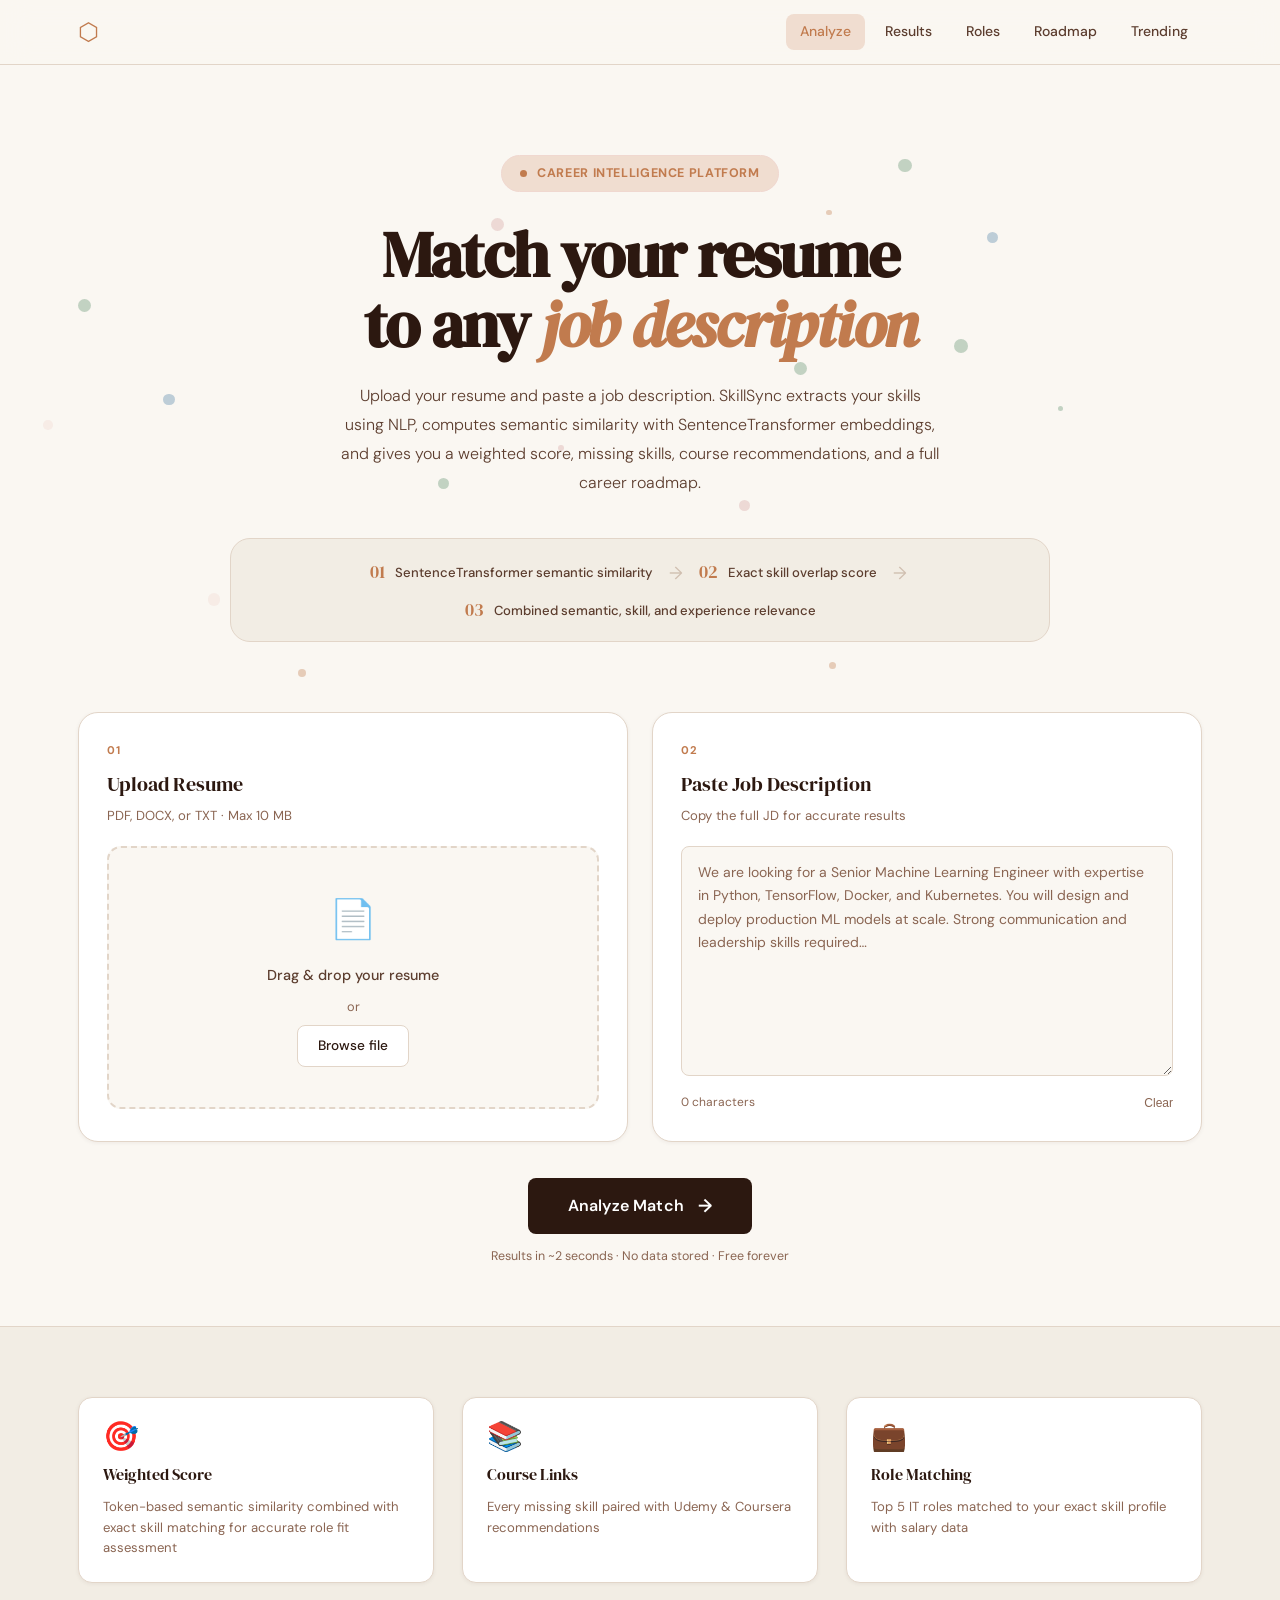
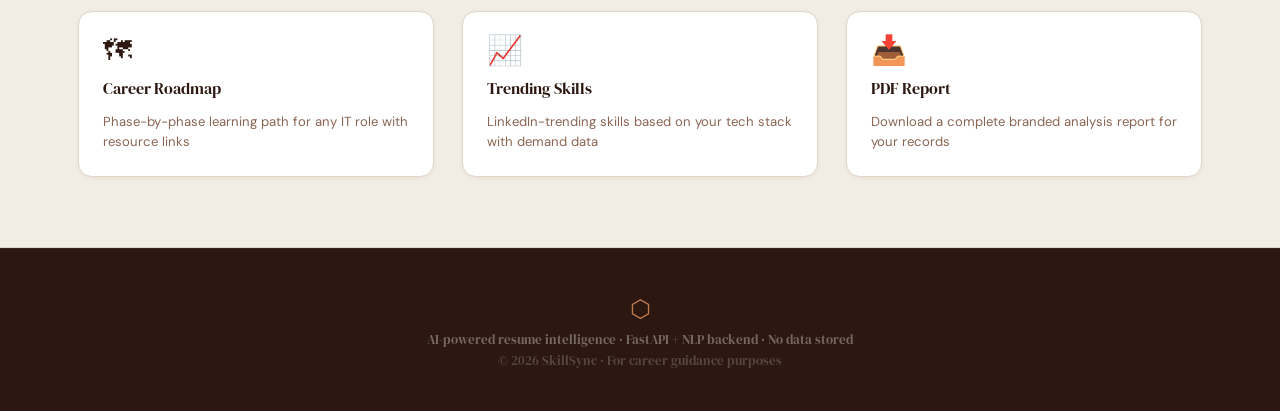
<file: html/index.html>
<!DOCTYPE html>
<html lang="en">
<head>
  <meta charset="UTF-8" />
  <meta name="viewport" content="width=device-width, initial-scale=1.0" />
  <title>SkillSync — Resume Intelligence</title>
  <link rel="preconnect" href="https://fonts.googleapis.com" />
  <link rel="preconnect" href="https://fonts.gstatic.com" crossorigin />
  <link href="https://fonts.googleapis.com/css2?family=DM+Serif+Display:ital@0;1&family=DM+Sans:ital,opsz,wght@0,9..40,300;0,9..40,400;0,9..40,500;0,9..40,600;0,9..40,700&display=swap" rel="stylesheet" />
  <link rel="stylesheet" href="/css/main.css" />
</head>
<body>

  <!-- NAVBAR -->
  <nav class="navbar" id="navbar">
    <div class="nav-inner">
      <a href="index.html" class="nav-brand">
        <span class="brand-hex">⬡</span>
        <!--<span>SkillSync</span>-->
      </a>
      <div class="nav-links">
        <a href="index.html" class="nav-link active">Analyze</a>
        <a href="results.html" class="nav-link" id="nav-results">Results</a>
        <a href="roles.html" class="nav-link" id="nav-roles">Roles</a>
        <a href="roadmap.html" class="nav-link" id="nav-roadmap">Roadmap</a>
        <a href="trending.html" class="nav-link" id="nav-trending">Trending</a>
      </div>
      <button class="nav-mobile-toggle" id="mobile-toggle">☰</button>
    </div>
    <div class="nav-mobile-menu hidden" id="mobile-menu">
      <a href="index.html" class="nav-link">Analyze</a>
      <a href="results.html" class="nav-link">Results</a>
      <a href="roles.html" class="nav-link">Roles</a>
      <a href="roadmap.html" class="nav-link">Roadmap</a>
      <a href="trending.html" class="nav-link">Trending</a>
    </div>
  </nav>

  <!-- HERO -->
  <section class="hero">
    <div class="hero-particles" id="particles"></div>
    <div class="hero-content" data-animate="fade-up">
      <div class="hero-badge">
        <span class="badge-dot"></span>
       Career Intelligence Platform
      </div>
      <h1 class="hero-title">
        Match your resume<br>to any <em>job description</em>
      </h1>
      <p class="hero-sub">
        Upload your resume and paste a job description. SkillSync extracts your skills using NLP,
        computes semantic similarity with SentenceTransformer embeddings, and gives you a weighted score,
        missing skills, course recommendations, and a full career roadmap.
      </p>
      <div class="hero-method">
        <div class="method-step">
          <span class="method-num">01</span>
          <span class="method-text">SentenceTransformer semantic similarity</span>
        </div>
        <div class="method-arrow">→</div>
        <div class="method-step">
          <span class="method-num">02</span>
          <span class="method-text">Exact skill overlap score</span>
        </div>
        <div class="method-arrow">→</div>
        <div class="method-step">
          <span class="method-num">03</span>
          <span class="method-text">Combined semantic, skill, and experience relevance</span>
        </div>
      </div>
    </div>
  </section>

  <!-- UPLOAD SECTION -->
  <section class="upload-section">
    <div class="container">
      <div class="upload-grid">

        <!-- Resume Card -->
        <div class="card upload-card" data-animate="slide-left">
          <div class="card-num">01</div>
          <h3 class="card-title">Upload Resume</h3>
          <p class="card-sub">PDF, DOCX, or TXT · Max 10 MB</p>
          <div class="drop-zone" id="drop-zone">
            <div class="drop-icon-wrap">
              <div class="drop-icon">📄</div>
            </div>
            <p class="drop-primary">Drag & drop your resume</p>
            <p class="drop-secondary">or</p>
            <label class="btn-outline" for="resume-file">Browse file</label>
            <input type="file" id="resume-file" accept=".pdf,.docx,.doc,.txt" hidden />
          </div>
          <div class="file-confirmed hidden" id="file-confirmed">
            <div class="file-conf-icon">✓</div>
            <div class="file-conf-info">
              <p class="file-conf-name" id="file-conf-name">file.pdf</p>
              <p class="file-conf-size" id="file-conf-size">—</p>
            </div>
            <button class="file-remove" id="file-remove" title="Remove">✕</button>
          </div>
        </div>

        <!-- JD Card -->
        <div class="card jd-card" data-animate="slide-right">
          <div class="card-num">02</div>
          <h3 class="card-title">Paste Job Description</h3>
          <p class="card-sub">Copy the full JD for accurate results</p>
          <textarea id="jd-input" class="jd-textarea"
            placeholder="We are looking for a Senior Machine Learning Engineer with expertise in Python, TensorFlow, Docker, and Kubernetes. You will design and deploy production ML models at scale. Strong communication and leadership skills required…"></textarea>
          <div class="jd-footer">
            <span class="char-count" id="char-count">0 characters</span>
            <button class="clear-jd" id="clear-jd">Clear</button>
          </div>
        </div>

      </div>

      <!-- Analyze Button -->
      <div class="analyze-wrap" data-animate="fade-up">
        <button class="btn-analyze" id="analyze-btn">
          <span class="analyze-btn-text">Analyze Match</span>
          <span class="analyze-btn-arrow">→</span>
        </button>
        <p class="analyze-note">Results in ~2 seconds · No data stored · Free forever</p>
      </div>

      <!-- Loading -->
      <div class="loading-wrap hidden" id="loading-wrap">
        <div class="loading-card">
          <div class="loading-ring">
            <div class="ring-segment"></div>
          </div>
          <div class="loading-steps">
            <div class="l-step active" id="ls-1">
              <span class="l-step-dot"></span>
              <span>Extracting resume text…</span>
            </div>
            <div class="l-step" id="ls-2">
              <span class="l-step-dot"></span>
              <span>Running NLP skill detection…</span>
            </div>
            <div class="l-step" id="ls-3">
              <span class="l-step-dot"></span>
              <span>Computing semantic similarity…</span>
            </div>
            <div class="l-step" id="ls-4">
              <span class="l-step-dot"></span>
              <span>Calculating weighted final score…</span>
            </div>
            <div class="l-step" id="ls-5">
              <span class="l-step-dot"></span>
              <span>Ranking career paths…</span>
            </div>
          </div>
        </div>
      </div>

      <!-- Error -->
      <div class="error-wrap hidden" id="error-wrap">
        <div class="error-card">
          <span class="error-icon">⚠</span>
          <div>
            <p class="error-title">Analysis failed</p>
            <p class="error-msg" id="error-msg">Please check the backend is running on port 8000.</p>
          </div>
          <button class="error-close" id="error-close">✕</button>
        </div>
      </div>

    </div>
  </section>

  <!-- FEATURES STRIP -->
  <section class="features-strip">
    <div class="container features-grid">
      <div class="feature-item" data-animate="fade-up" style="--delay:0s">
        <span class="feature-icon">🎯</span>
        <h4>Weighted Score</h4>
        <p>Token-based semantic similarity combined with exact skill matching for accurate role fit assessment</p>
      </div>
      <div class="feature-item" data-animate="fade-up" style="--delay:.1s">
        <span class="feature-icon">📚</span>
        <h4>Course Links</h4>
        <p>Every missing skill paired with Udemy & Coursera recommendations</p>
      </div>
      <div class="feature-item" data-animate="fade-up" style="--delay:.2s">
        <span class="feature-icon">💼</span>
        <h4>Role Matching</h4>
        <p>Top 5 IT roles matched to your exact skill profile with salary data</p>
      </div>
      <div class="feature-item" data-animate="fade-up" style="--delay:.3s">
        <span class="feature-icon">🗺</span>
        <h4>Career Roadmap</h4>
        <p>Phase-by-phase learning path for any IT role with resource links</p>
      </div>
      <div class="feature-item" data-animate="fade-up" style="--delay:.4s">
        <span class="feature-icon">📈</span>
        <h4>Trending Skills</h4>
        <p>LinkedIn-trending skills based on your tech stack with demand data</p>
      </div>
      <div class="feature-item" data-animate="fade-up" style="--delay:.5s">
        <span class="feature-icon">📥</span>
        <h4>PDF Report</h4>
        <p>Download a complete branded analysis report for your records</p>
      </div>
    </div>
  </section>

  <footer class="footer">
    <div class="container footer-inner">
      <div class="footer-brand"><span class="brand-hex">⬡ <!--</span> SkillSync</div>-->
      <p>AI-powered resume intelligence · FastAPI + NLP backend · No data stored</p>
      <p class="footer-copy">© 2026 SkillSync · For career guidance purposes</p>
    </div>
  </footer>

  <script src="/js/store.js"></script>
  <script src="/js/main.js"></script>
</body>
</html>
</file>
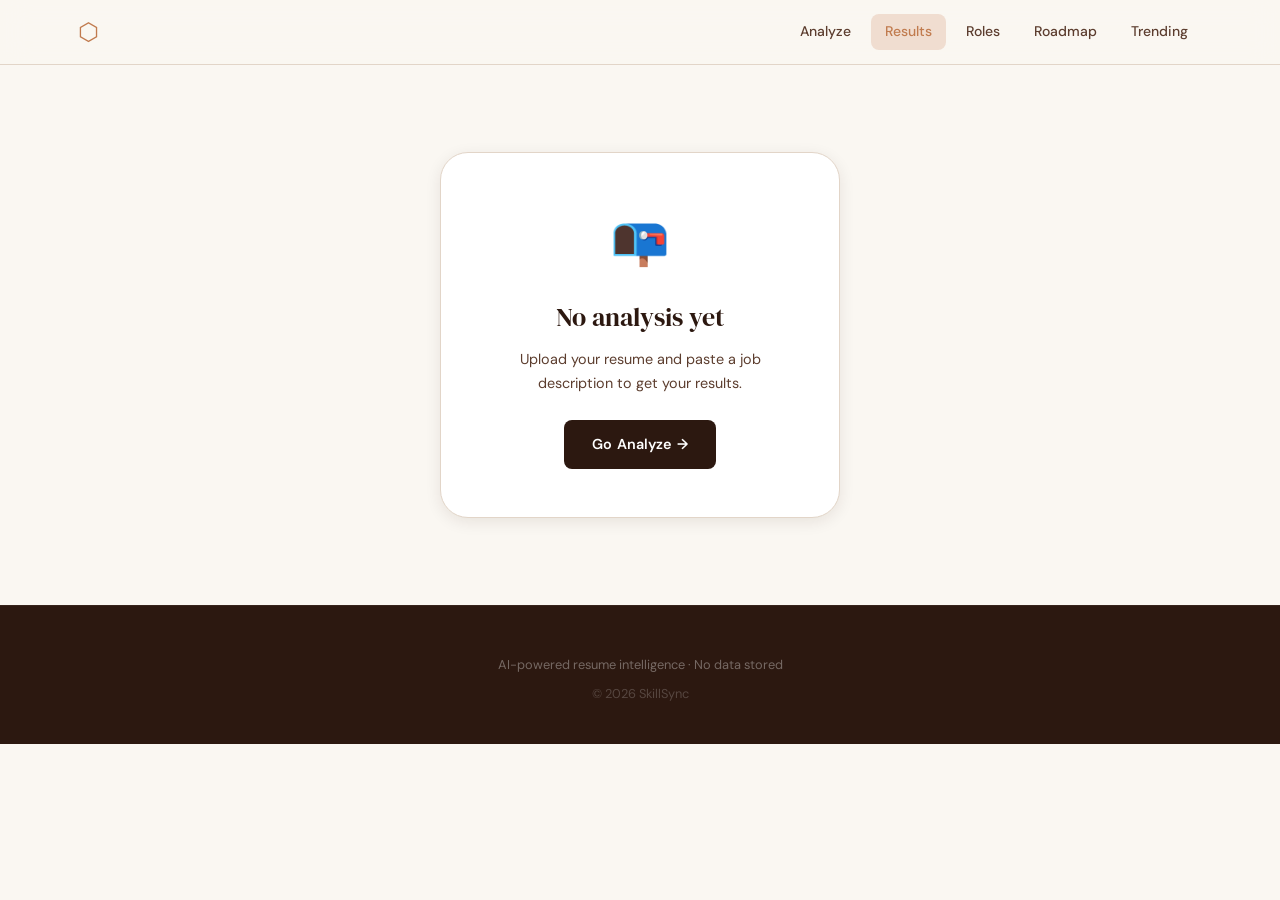
<file: html/results.html>
<!DOCTYPE html>
<html lang="en">
<head>
  <meta charset="UTF-8" />
  <meta name="viewport" content="width=device-width, initial-scale=1.0" />
  <title>Results — SkillSync</title>
  <link rel="preconnect" href="https://fonts.googleapis.com" />
  <link rel="preconnect" href="https://fonts.gstatic.com" crossorigin />
  <link href="https://fonts.googleapis.com/css2?family=DM+Serif+Display:ital@0;1&family=DM+Sans:ital,opsz,wght@0,9..40,300;0,9..40,400;0,9..40,500;0,9..40,600;0,9..40,700&display=swap" rel="stylesheet" />
  <link rel="stylesheet" href="/css/main.css" />
</head>
<body>

  <nav class="navbar" id="navbar">
    <div class="nav-inner">
      <a href="index.html" class="nav-brand">
        <span class="brand-hex">⬡</span> <!--<span>SkillSync</span>-->
      </a>
      <div class="nav-links">
        <a href="index.html" class="nav-link">Analyze</a>
        <a href="results.html" class="nav-link active">Results</a>
        <a href="roles.html" class="nav-link">Roles</a>
        <a href="roadmap.html" class="nav-link">Roadmap</a>
        <a href="trending.html" class="nav-link">Trending</a>
      </div>
      <button class="nav-mobile-toggle" id="mobile-toggle">☰</button>
    </div>
    <div class="nav-mobile-menu hidden" id="mobile-menu">
      <a href="index.html" class="nav-link">Analyze</a>
      <a href="results.html" class="nav-link active">Results</a>
      <a href="roles.html" class="nav-link">Roles</a>
      <a href="roadmap.html" class="nav-link">Roadmap</a>
      <a href="trending.html" class="nav-link">Trending</a>
    </div>
  </nav>

  <!-- No data state -->
  <div class="no-data-wrap hidden" id="no-data-wrap">
    <div class="no-data-card">
      <div class="no-data-icon">📭</div>
      <h2>No analysis yet</h2>
      <p>Upload your resume and paste a job description to get your results.</p>
      <a href="index.html" class="btn-primary">Go Analyze →</a>
    </div>
  </div>

  <!-- Page content -->
  <div id="page-content" class="hidden">

    <!-- Score Hero -->
    <section class="score-hero">
      <div class="container">
        <div class="page-heading" data-animate="fade-up">
          <p class="page-label">JD Match Analysis</p>
          <h1 class="page-title">Your Results</h1>
        </div>
        <div class="score-layout">
          <!-- Ring -->
          <div class="score-ring-panel" data-animate="slide-left">
            <div class="ring-container">
              <svg class="score-svg" viewBox="0 0 200 200">
                <defs>
                  <linearGradient id="ringGrad" x1="0%" y1="0%" x2="100%" y2="100%">
                    <stop offset="0%" stop-color="#C17B4E"/>
                    <stop offset="100%" stop-color="#D4A0A0"/>
                  </linearGradient>
                </defs>
                <circle cx="100" cy="100" r="85" class="ring-track"/>
                <circle cx="100" cy="100" r="85" class="ring-progress" id="ring-progress"/>
              </svg>
              <div class="ring-center">
                <span class="ring-score" id="ring-score">0%</span>
                <span class="ring-label" id="ring-label">—</span>
              </div>
            </div>
          </div>

          <!-- Score breakdown -->
          <div class="score-details" data-animate="slide-right">
            <h2 class="score-detail-heading">Score Breakdown</h2>
            <div class="formula-box">
              <code>Final Score = 0.5 × Semantic Similarity + 0.3 × Skill Match + 0.2 × Experience Relevance</code>
            </div>
            <div class="steps-grid" id="steps-grid">
              <!-- Populated by JS -->
            </div>
            <div class="result-nav-buttons">
              <a href="roles.html" class="btn-primary btn-sm">View Role Matches →</a>
              <a href="roadmap.html" class="btn-secondary btn-sm">Career Roadmap</a>
              <button class="btn-secondary btn-sm" id="download-pdf-btn">⬇ PDF Report</button>
            </div>
          </div>
        </div>
      </div>
    </section>

    <!-- Skills Grid -->
    <section class="skills-section">
      <div class="container">
        <h2 class="section-title" data-animate="fade-up">Skill Comparison</h2>
        <div class="skills-3col">

          <div class="skill-col card" data-animate="slide-left">
            <div class="skill-col-header">
              <div class="skill-col-dot dot-blue"></div>
              <h3>Your Hard Skills</h3>
            </div>
            <div class="chip-cloud" id="r-hard-chips"></div>
            <div class="skill-col-header mt20">
              <div class="skill-col-dot dot-rose"></div>
              <h3>Your Soft Skills</h3>
            </div>
            <div class="chip-cloud" id="r-soft-chips"></div>
          </div>

          <div class="skill-col card" data-animate="fade-up">
            <div class="skill-col-header">
              <div class="skill-col-dot dot-green"></div>
              <h3>✓ Matched Skills</h3>
            </div>
            <div class="chip-cloud" id="matched-chips"></div>
            <div class="skill-col-header mt20">
              <div class="skill-col-dot dot-red"></div>
              <h3>✗ Missing Skills</h3>
            </div>
            <div class="chip-cloud" id="missing-chips-top"></div>
          </div>

          <div class="skill-col card" data-animate="slide-right">
            <div class="skill-col-header">
              <div class="skill-col-dot dot-orange"></div>
              <h3>JD Hard Skills</h3>
            </div>
            <div class="chip-cloud" id="jd-hard-chips"></div>
            <div class="skill-col-header mt20">
              <div class="skill-col-dot dot-rose"></div>
              <h3>JD Soft Skills</h3>
            </div>
            <div class="chip-cloud" id="jd-soft-chips"></div>
          </div>

        </div>
      </div>
    </section>

    <!-- Missing Skills + Courses -->
    <section class="missing-section" id="missing-section">
      <div class="container">
        <div class="section-header" data-animate="fade-up">
          <h2 class="section-title">Skills Gap · Course Recommendations</h2>
          <p class="section-sub">Every missing skill paired with the best courses to close the gap fast</p>
        </div>
        <div class="missing-grid" id="missing-grid"></div>
      </div>
    </section>

  </div><!-- /page-content -->

  <footer class="footer">
    <div class="container footer-inner">
      <div class="footer-brand"> <!--<span class="brand-hex">⬡</span> SkillSync --></div>
      <p>AI-powered resume intelligence · No data stored</p>
      <p class="footer-copy">© 2026 SkillSync</p>
    </div>
  </footer>

  <script src="/js/store.js"></script>
  <script src="/js/results.js"></script>
</body>
</html>
</file>
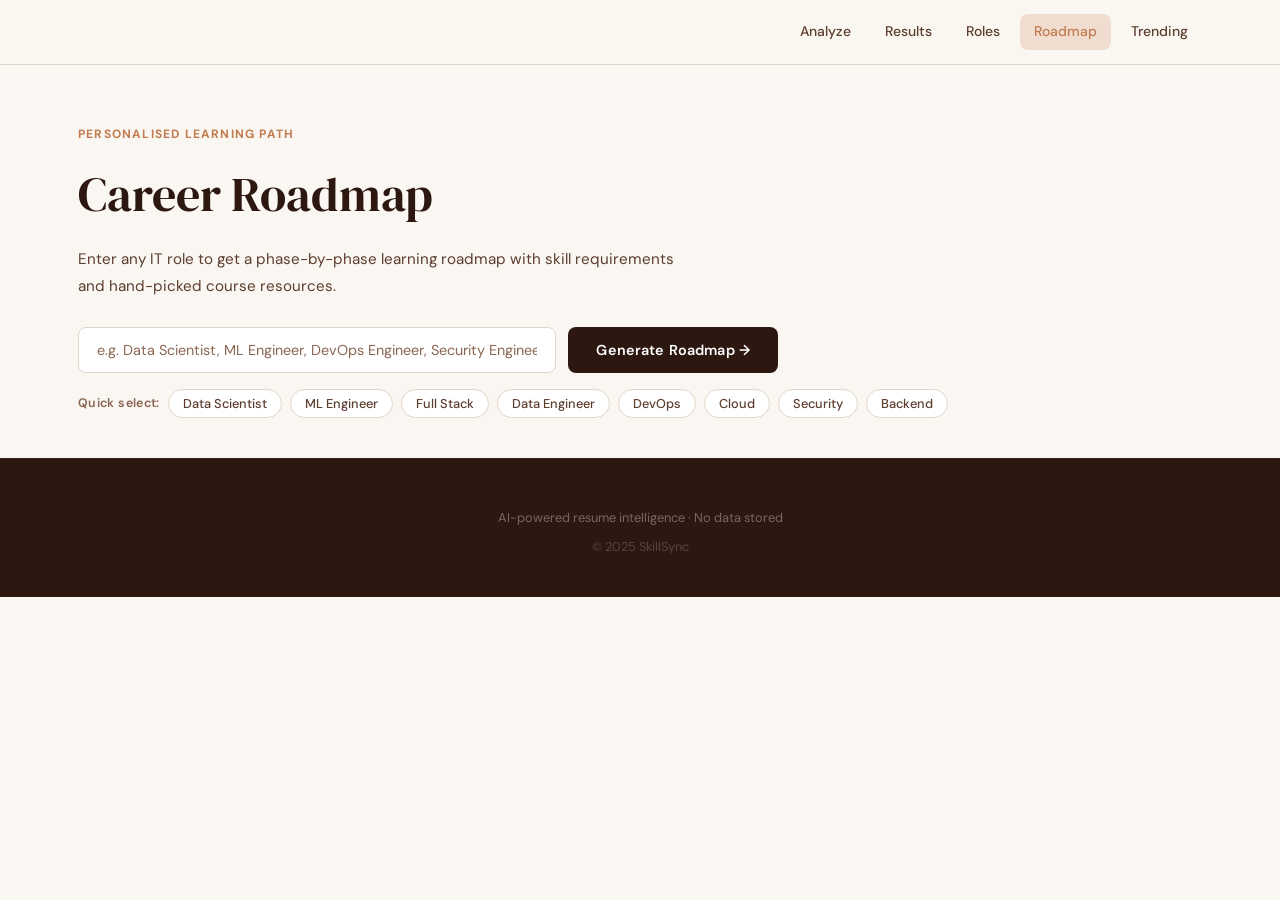
<file: html/roadmap.html>
<!DOCTYPE html>
<html lang="en">
<head>
  <meta charset="UTF-8" />
  <meta name="viewport" content="width=device-width, initial-scale=1.0" />
  <title>Career Roadmap — SkillSync</title>
  <link rel="preconnect" href="https://fonts.googleapis.com" />
  <link rel="preconnect" href="https://fonts.gstatic.com" crossorigin />
  <link href="https://fonts.googleapis.com/css2?family=DM+Serif+Display:ital@0;1&family=DM+Sans:ital,opsz,wght@0,9..40,300;0,9..40,400;0,9..40,500;0,9..40,600;0,9..40,700&display=swap" rel="stylesheet" />
  <link rel="stylesheet" href="/css/main.css" />
</head>
<body>

  <nav class="navbar" id="navbar">
    <div class="nav-inner">
      <a href="index.html" class="nav-brand"> <!--<span class="brand-hex">⬡</span><span>SkillSync</span> --></a>
      <div class="nav-links">
        <a href="index.html" class="nav-link">Analyze</a>
        <a href="results.html" class="nav-link">Results</a>
        <a href="roles.html" class="nav-link">Roles</a>
        <a href="roadmap.html" class="nav-link active">Roadmap</a>
        <a href="trending.html" class="nav-link">Trending</a>
      </div>
      <button class="nav-mobile-toggle" id="mobile-toggle">☰</button>
    </div>
    <div class="nav-mobile-menu hidden" id="mobile-menu">
      <a href="index.html" class="nav-link">Analyze</a>
      <a href="results.html" class="nav-link">Results</a>
      <a href="roles.html" class="nav-link">Roles</a>
      <a href="roadmap.html" class="nav-link active">Roadmap</a>
      <a href="trending.html" class="nav-link">Trending</a>
    </div>
  </nav>

  <section class="page-hero">
    <div class="container">
      <div class="page-heading" data-animate="fade-up">
        <p class="page-label">Personalised Learning Path</p>
        <h1 class="page-title">Career Roadmap</h1>
        <p class="page-desc">Enter any IT role to get a phase-by-phase learning roadmap with skill requirements and hand-picked course resources.</p>
      </div>

      <div class="roadmap-search-bar" data-animate="fade-up">
        <input type="text" id="role-input" class="roadmap-input-lg" placeholder="e.g. Data Scientist, ML Engineer, DevOps Engineer, Security Engineer…" />
        <button class="btn-primary" id="generate-btn">Generate Roadmap →</button>
      </div>

      <div class="quick-roles" data-animate="fade-up">
        <span class="quick-label">Quick select:</span>
        <button class="quick-chip" data-role="Data Scientist">Data Scientist</button>
        <button class="quick-chip" data-role="Machine Learning Engineer">ML Engineer</button>
        <button class="quick-chip" data-role="Full Stack Developer">Full Stack</button>
        <button class="quick-chip" data-role="Data Engineer">Data Engineer</button>
        <button class="quick-chip" data-role="DevOps Engineer">DevOps</button>
        <button class="quick-chip" data-role="Cloud Engineer">Cloud</button>
        <button class="quick-chip" data-role="Security Engineer">Security</button>
        <button class="quick-chip" data-role="Backend Developer">Backend</button>
      </div>
    </div>
  </section>

  <!-- Loading -->
  <div class="roadmap-loading hidden" id="roadmap-loading">
    <div class="loading-ring"><div class="ring-segment"></div></div>
    <p>Generating roadmap…</p>
  </div>

  <!-- Roadmap content -->
  <section class="roadmap-content-section hidden" id="roadmap-content-section">
    <div class="container">
      <div class="roadmap-role-title" id="roadmap-role-title"></div>
      <div class="roadmap-timeline" id="roadmap-timeline"></div>
    </div>
  </section>

  <footer class="footer">
    <div class="container footer-inner">
      <div class="footer-brand"><!--<span class="brand-hex">⬡</span> SkillSync --></div>
      <p>AI-powered resume intelligence · No data stored</p>
      <p class="footer-copy">© 2025 SkillSync</p>
    </div>
  </footer>

  <script src="/js/store.js"></script>
  <script src="/js/roadmap.js"></script>
</body>
</html>
</file>
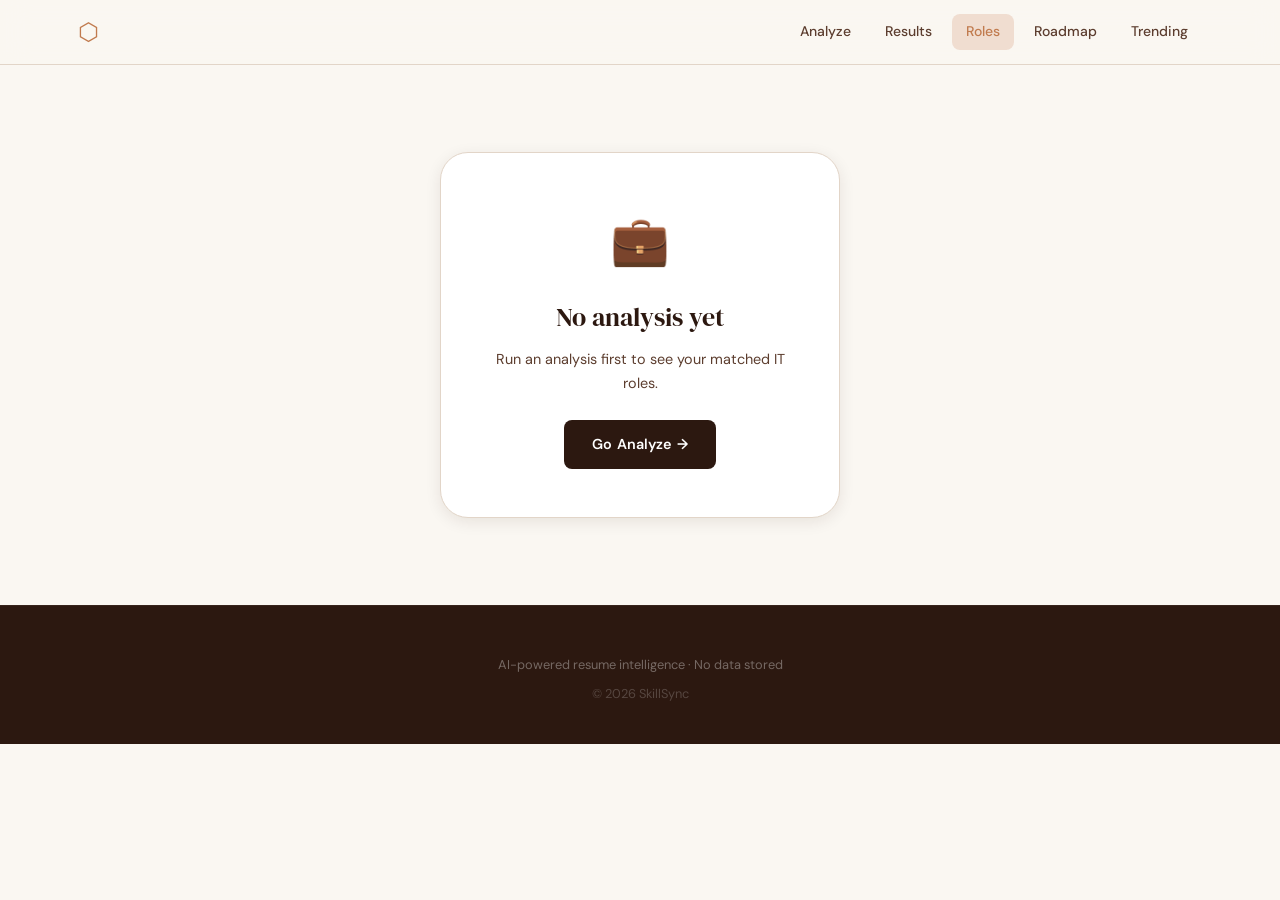
<file: html/roles.html>
<!DOCTYPE html>
<html lang="en">
<head>
  <meta charset="UTF-8" />
  <meta name="viewport" content="width=device-width, initial-scale=1.0" />
  <title>Role Matches — SkillSync</title>
  <link rel="preconnect" href="https://fonts.googleapis.com" />
  <link rel="preconnect" href="https://fonts.gstatic.com" crossorigin />
  <link href="https://fonts.googleapis.com/css2?family=DM+Serif+Display:ital@0;1&family=DM+Sans:ital,opsz,wght@0,9..40,300;0,9..40,400;0,9..40,500;0,9..40,600;0,9..40,700&display=swap" rel="stylesheet" />
  <link rel="stylesheet" href="/css/main.css" />
</head>
<body>

  <nav class="navbar" id="navbar">
    <div class="nav-inner">
      <a href="index.html" class="nav-brand"><span class="brand-hex">⬡</span> <!--<span>SkillSync</span> --></a>
      <div class="nav-links">
        <a href="index.html" class="nav-link">Analyze</a>
        <a href="results.html" class="nav-link">Results</a>
        <a href="roles.html" class="nav-link active">Roles</a>
        <a href="roadmap.html" class="nav-link">Roadmap</a>
        <a href="trending.html" class="nav-link">Trending</a>
      </div>
      <button class="nav-mobile-toggle" id="mobile-toggle">☰</button>
    </div>
    <div class="nav-mobile-menu hidden" id="mobile-menu">
      <a href="index.html" class="nav-link">Analyze</a>
      <a href="results.html" class="nav-link">Results</a>
      <a href="roles.html" class="nav-link active">Roles</a>
      <a href="roadmap.html" class="nav-link">Roadmap</a>
      <a href="trending.html" class="nav-link">Trending</a>
    </div>
  </nav>

  <div class="no-data-wrap hidden" id="no-data-wrap">
    <div class="no-data-card">
      <div class="no-data-icon">💼</div>
      <h2>No analysis yet</h2>
      <p>Run an analysis first to see your matched IT roles.</p>
      <a href="index.html" class="btn-primary">Go Analyze →</a>
    </div>
  </div>

  <div id="page-content" class="hidden">
    <section class="page-hero">
      <div class="container">
        <div class="page-heading" data-animate="fade-up">
          <p class="page-label">Based on your skill profile</p>
          <h1 class="page-title">Top IT Roles for You</h1>
          <p class="page-desc">These roles are ranked by how well your existing skills match industry requirements. Click a role to generate its full career roadmap.</p>
        </div>
      </div>
    </section>

    <section class="roles-section-page">
      <div class="container">
        <div class="roles-ranked" id="roles-ranked"></div>
      </div>
    </section>
  </div>

  <footer class="footer">
    <div class="container footer-inner">
      <div class="footer-brand"><!--<span class="brand-hex">⬡</span> SkillSync --></div>
      <p>AI-powered resume intelligence · No data stored</p>
      <p class="footer-copy">© 2026 SkillSync</p>
    </div>
  </footer>

  <script src="/js/store.js"></script>
  <script src="/js/roles.js"></script>
</body>
</html>
</file>
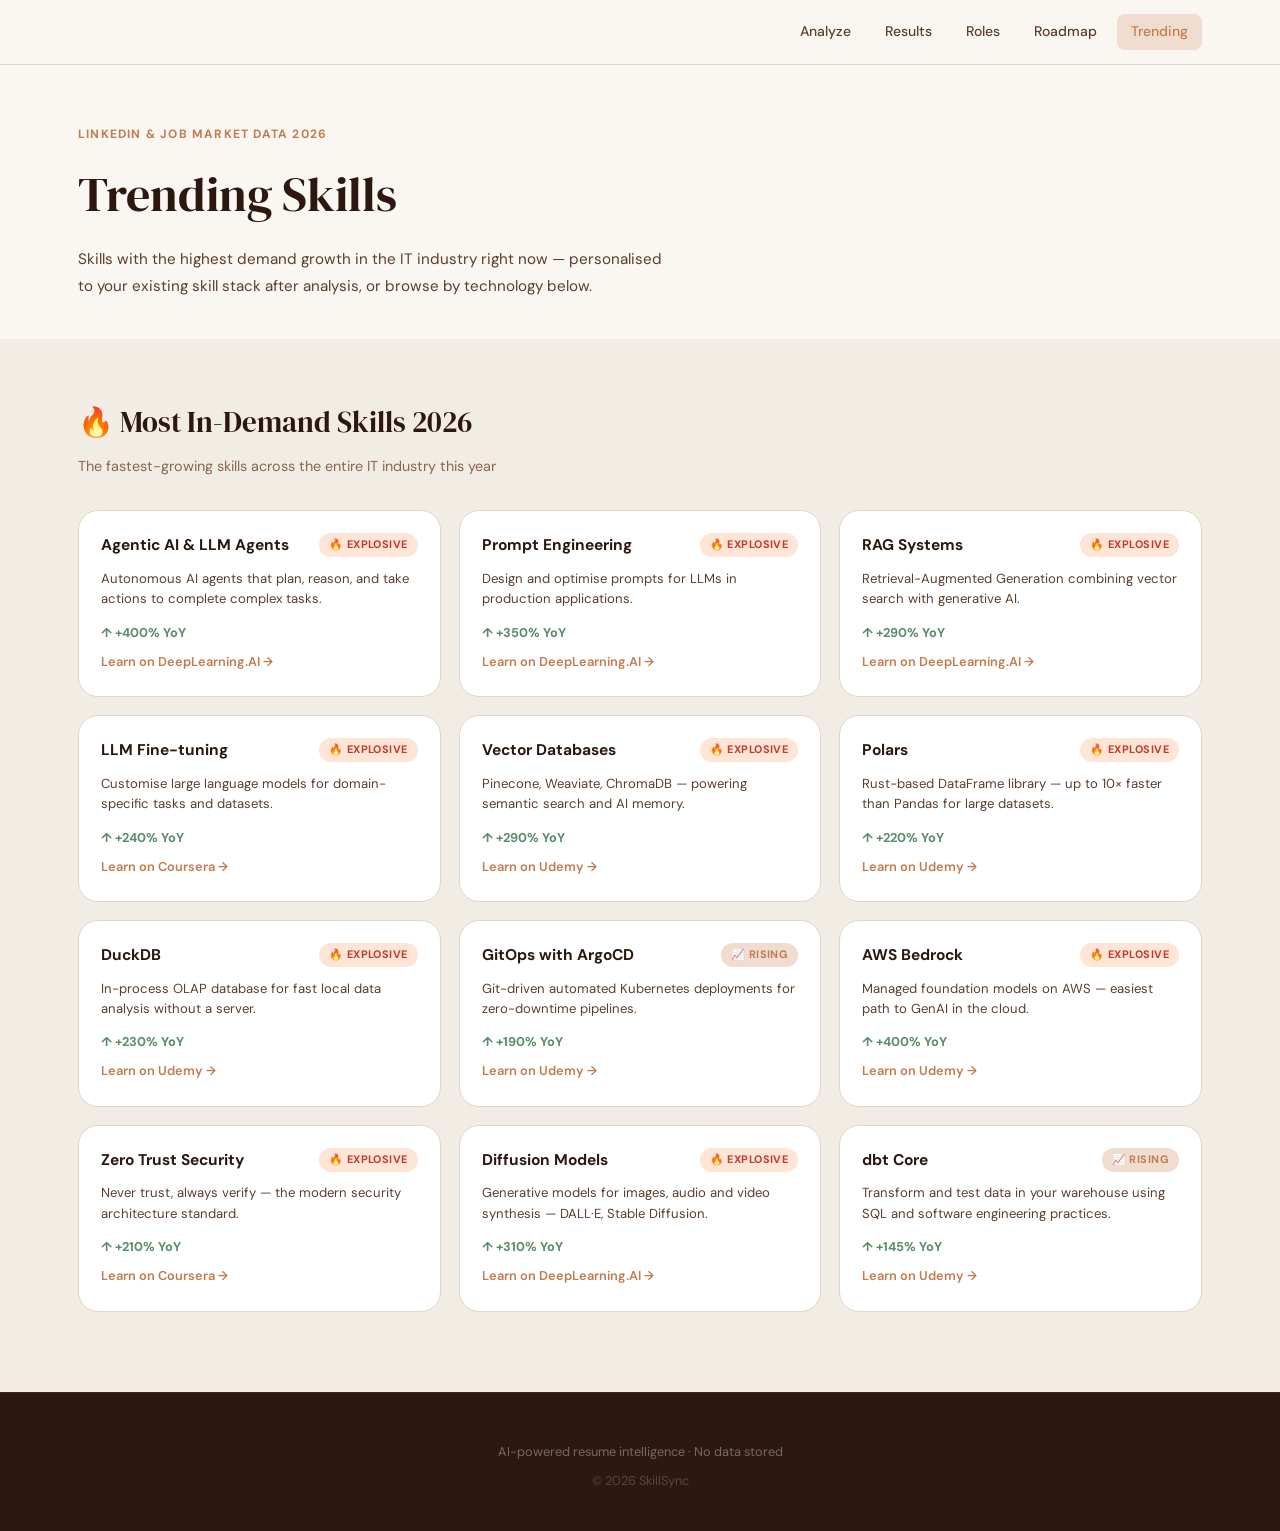
<file: html/trending.html>
<!DOCTYPE html>
<html lang="en">
<head>
  <meta charset="UTF-8" />
  <meta name="viewport" content="width=device-width, initial-scale=1.0" />
  <title>Trending Skills — SkillSync</title>
  <link rel="preconnect" href="https://fonts.googleapis.com" />
  <link rel="preconnect" href="https://fonts.gstatic.com" crossorigin />
  <link href="https://fonts.googleapis.com/css2?family=DM+Serif+Display:ital@0;1&family=DM+Sans:ital,opsz,wght@0,9..40,300;0,9..40,400;0,9..40,500;0,9..40,600;0,9..40,700&display=swap" rel="stylesheet" />
  <link rel="stylesheet" href="/css/main.css" />
</head>
<body>

  <nav class="navbar" id="navbar">
    <div class="nav-inner">
      <a href="index.html" class="nav-brand"> <!--<span class="brand-hex">⬡</span><span>SkillSync</span> --></a>
      <div class="nav-links">
        <a href="index.html" class="nav-link">Analyze</a>
        <a href="results.html" class="nav-link">Results</a>
        <a href="roles.html" class="nav-link">Roles</a>
        <a href="roadmap.html" class="nav-link">Roadmap</a>
        <a href="trending.html" class="nav-link active">Trending</a>
      </div>
      <button class="nav-mobile-toggle" id="mobile-toggle">☰</button>
    </div>
    <div class="nav-mobile-menu hidden" id="mobile-menu">
      <a href="index.html" class="nav-link">Analyze</a>
      <a href="results.html" class="nav-link">Results</a>
      <a href="roles.html" class="nav-link">Roles</a>
      <a href="roadmap.html" class="nav-link">Roadmap</a>
      <a href="trending.html" class="nav-link active">Trending</a>
    </div>
  </nav>

  <section class="page-hero">
    <div class="container">
      <div class="page-heading" data-animate="fade-up">
        <p class="page-label">LinkedIn & Job Market Data 2026</p>
        <h1 class="page-title">Trending Skills</h1>
        <p class="page-desc">Skills with the highest demand growth in the IT industry right now — personalised to your existing skill stack after analysis, or browse by technology below.</p>
      </div>
    </div>
  </section>

  <!-- Personalised section (if analysis done) -->
  <section class="personalised-section" id="personalised-section">
    <div class="container">
      <div class="trending-tag-header" data-animate="fade-up">
        <h2 class="section-title">📊 Personalised for Your Skills</h2>
        <p class="section-sub" id="personalised-sub">Based on your analysed resume skill profile</p>
      </div>
      <div class="trending-cards-grid" id="personalised-grid"></div>
    </div>
  </section>

  <!-- General trending -->
  <section class="general-trending-section">
    <div class="container">
      <div class="trending-tag-header" data-animate="fade-up">
        <h2 class="section-title">🔥 Most In-Demand Skills 2026</h2>
        <p class="section-sub">The fastest-growing skills across the entire IT industry this year</p>
      </div>
      <div class="trending-cards-grid" id="general-grid"></div>
    </div>
  </section>

  <footer class="footer">
    <div class="container footer-inner">
      <div class="footer-brand"> <!--<span class="brand-hex">⬡</span> SkillSync --></div>
      <p>AI-powered resume intelligence · No data stored</p>
      <p class="footer-copy">© 2026 SkillSync</p>
    </div>
  </footer>

  <script src="/js/store.js"></script>
  <script src="/js/trending.js"></script>
</body>
</html>
</file>
<file: css/main.css>
/* ═══════════════════════════════════════════════════════════
   SkillSync — main.css
   Theme: Warm cream / terracotta — DM Serif Display + DM Sans
   ═══════════════════════════════════════════════════════════ */

/* ── Variables ─────────────────────────────────────────────── */
:root{
  --cream:#FAF7F2;--cream-d:#F2EDE4;--cream-m:#EDE5D8;
  --brown-dk:#2C1810;--brown-md:#5C3D2E;--brown-lt:#8A6552;
  --terra:#C17B4E;--terra-lt:#D4956A;--terra-pale:#F0DDD0;
  --rose:#C8908A;--rose-lt:#F0D8D0;--rose-pale:#FAF0EC;
  --green:#5A8C6B;--green-lt:#D5EDE0;
  --blue:#4A7FA5;--blue-lt:#D8EAF5;
  --red:#C0392B;--red-lt:#FDECEA;
  --border:#E2D5C8;--border-dk:#D0BFB0;
  --shadow-sm:0 1px 4px rgba(44,24,16,.06);
  --shadow-md:0 4px 16px rgba(44,24,16,.09);
  --shadow-lg:0 8px 36px rgba(44,24,16,.13);
  --shadow-xl:0 16px 56px rgba(44,24,16,.16);
  --r:14px;--r-sm:8px;--r-lg:20px;--r-xl:28px;
  --serif:'DM Serif Display',Georgia,serif;
  --sans:'DM Sans',system-ui,sans-serif;
  --ease:cubic-bezier(.4,0,.2,1);
  --t:.22s;
}
*,*::before,*::after{box-sizing:border-box;margin:0;padding:0}
html{scroll-behavior:smooth}
body{font-family:var(--sans);background:var(--cream);color:var(--brown-dk);line-height:1.65;-webkit-font-smoothing:antialiased;overflow-x:hidden}
.hidden{display:none!important}

/* ── Scrollbar ──────────────────────────────────────────────── */
::-webkit-scrollbar{width:6px}
::-webkit-scrollbar-track{background:var(--cream)}
::-webkit-scrollbar-thumb{background:var(--border-dk);border-radius:99px}
::-webkit-scrollbar-thumb:hover{background:var(--brown-lt)}

/* ── Container ──────────────────────────────────────────────── */
.container{max-width:1180px;margin:0 auto;padding:0 28px}

/* ── NAVBAR ─────────────────────────────────────────────────── */
.navbar{
  position:sticky;top:0;z-index:200;
  background:rgba(250,247,242,.93);
  backdrop-filter:blur(14px);
  border-bottom:1px solid var(--border);
  transition:box-shadow var(--t) var(--ease);
}
.navbar.scrolled{box-shadow:var(--shadow-md)}
.nav-inner{
  max-width:1180px;margin:0 auto;padding:0 28px;
  height:64px;display:flex;align-items:center;justify-content:space-between;
}
.nav-brand{
  display:flex;align-items:center;gap:10px;
  font-family:var(--serif);font-size:1.3rem;color:var(--brown-dk);
  text-decoration:none;transition:opacity var(--t);
}
.nav-brand:hover{opacity:.75}
.brand-hex{font-size:1.5rem;color:var(--terra)}
.nav-links{display:flex;gap:6px}
.nav-link{
  font-size:.875rem;font-weight:500;color:var(--brown-md);
  text-decoration:none;padding:6px 14px;border-radius:var(--r-sm);
  transition:all var(--t) var(--ease);
}
.nav-link:hover,.nav-link.active{color:var(--terra);background:var(--terra-pale)}
.nav-mobile-toggle{
  display:none;background:none;border:none;font-size:1.3rem;
  cursor:pointer;color:var(--brown-md);padding:4px 8px;
}
.nav-mobile-menu{
  padding:8px 28px 16px;display:flex;flex-direction:column;gap:4px;
  border-top:1px solid var(--border);
}
@media(max-width:720px){
  .nav-links{display:none}
  .nav-mobile-toggle{display:block}
}

/* ── HERO (homepage) ────────────────────────────────────────── */
.hero{
  position:relative;padding:90px 28px 70px;text-align:center;
  overflow:hidden;background:var(--cream);
}
.hero-particles{
  position:absolute;inset:0;pointer-events:none;overflow:hidden;
}
.particle{
  position:absolute;border-radius:50%;
  animation:float var(--dur,6s) ease-in-out infinite;
  animation-delay:var(--delay,0s);
  opacity:.35;
}
@keyframes float{0%,100%{transform:translateY(0) rotate(0deg)}50%{transform:translateY(-18px) rotate(180deg)}}
.hero-content{position:relative;max-width:820px;margin:0 auto}
.hero-badge{
  display:inline-flex;align-items:center;gap:10px;
  padding:7px 18px;border-radius:99px;
  background:var(--terra-pale);border:1px solid var(--rose-lt);
  font-size:.78rem;font-weight:700;color:var(--terra);
  letter-spacing:.05em;text-transform:uppercase;margin-bottom:28px;
}
.badge-dot{
  width:7px;height:7px;border-radius:50%;background:var(--terra);
  animation:pulse 2s ease-in-out infinite;
}
@keyframes pulse{0%,100%{opacity:1;transform:scale(1)}50%{opacity:.5;transform:scale(1.5)}}
.hero-title{
  font-family:var(--serif);font-size:clamp(2.4rem,5.5vw,4rem);
  line-height:1.1;color:var(--brown-dk);margin-bottom:22px;letter-spacing:-.025em;
}
.hero-title em{font-style:italic;color:var(--terra)}
.hero-sub{
  font-size:1rem;color:var(--brown-md);max-width:600px;margin:0 auto 40px;
  font-weight:300;line-height:1.8;
}
.hero-method{
  display:flex;align-items:center;justify-content:center;gap:0;
  flex-wrap:wrap;gap:12px;
  background:var(--cream-d);border:1px solid var(--border);
  border-radius:var(--r-lg);padding:20px 28px;display:inline-flex;
}
.method-step{display:flex;align-items:center;gap:10px}
.method-num{
  font-family:var(--serif);font-size:1.1rem;color:var(--terra);
  line-height:1;
}
.method-text{font-size:.82rem;color:var(--brown-md);font-weight:500}
.method-arrow{color:var(--border-dk);font-size:1.1rem;margin:0 4px}
@media(max-width:600px){.method-arrow{display:none}}

/* ── UPLOAD SECTION ─────────────────────────────────────────── */
.upload-section{padding:0 0 60px}
.upload-grid{
  display:grid;grid-template-columns:1fr 1fr;gap:24px;margin-bottom:36px;
}
@media(max-width:760px){.upload-grid{grid-template-columns:1fr}}

/* Cards */
.card{
  background:#fff;border:1px solid var(--border);
  border-radius:var(--r-lg);padding:28px;
  box-shadow:var(--shadow-sm);transition:box-shadow var(--t) var(--ease),transform var(--t) var(--ease);
}
.card:hover{box-shadow:var(--shadow-md)}

.card-num{
  font-size:.7rem;font-weight:700;letter-spacing:.1em;
  color:var(--terra);text-transform:uppercase;margin-bottom:8px;
}
.card-title{font-family:var(--serif);font-size:1.25rem;color:var(--brown-dk);margin-bottom:4px;font-weight:400}
.card-sub{font-size:.82rem;color:var(--brown-lt);margin-bottom:20px}

/* Drop Zone */
.drop-zone{
  border:2px dashed var(--border);border-radius:var(--r);
  padding:40px 24px;text-align:center;cursor:pointer;
  transition:all var(--t) var(--ease);background:var(--cream);
}
.drop-zone:hover,.drop-zone.drag-over{border-color:var(--terra);background:var(--terra-pale)}
.drop-icon-wrap{margin-bottom:12px}
.drop-icon{font-size:2.4rem;animation:float 4s ease-in-out infinite}
.drop-primary{font-size:.9rem;font-weight:500;color:var(--brown-md);margin-bottom:4px}
.drop-secondary{font-size:.8rem;color:var(--brown-lt);margin:8px 0}

/* File confirmed */
.file-confirmed{
  display:flex;align-items:center;gap:12px;
  padding:12px 16px;background:var(--green-lt);
  border-radius:var(--r-sm);margin-top:12px;
  animation:slideDown .3s var(--ease) both;
}
@keyframes slideDown{from{opacity:0;transform:translateY(-8px)}to{opacity:1;transform:translateY(0)}}
.file-conf-icon{
  width:32px;height:32px;border-radius:50%;background:var(--green);
  color:#fff;display:flex;align-items:center;justify-content:center;
  font-size:.9rem;flex-shrink:0;
}
.file-conf-info{flex:1;min-width:0}
.file-conf-name{font-size:.85rem;font-weight:600;color:var(--brown-dk);overflow:hidden;text-overflow:ellipsis;white-space:nowrap}
.file-conf-size{font-size:.75rem;color:var(--brown-lt)}
.file-remove{background:none;border:none;color:var(--brown-lt);cursor:pointer;font-size:.9rem;padding:4px 6px;border-radius:4px;transition:color var(--t);flex-shrink:0}
.file-remove:hover{color:var(--red)}

/* JD Textarea */
.jd-textarea{
  width:100%;height:230px;border:1.5px solid var(--border);
  border-radius:var(--r-sm);padding:14px 16px;
  font-family:var(--sans);font-size:.875rem;color:var(--brown-dk);
  background:var(--cream);resize:vertical;outline:none;
  line-height:1.65;transition:border-color var(--t) var(--ease);
}
.jd-textarea:focus{border-color:var(--terra)}
.jd-textarea::placeholder{color:var(--brown-lt)}
.jd-footer{display:flex;justify-content:space-between;align-items:center;margin-top:8px}
.char-count{font-size:.75rem;color:var(--brown-lt)}
.clear-jd{background:none;border:none;font-size:.75rem;color:var(--brown-lt);cursor:pointer;transition:color var(--t)}
.clear-jd:hover{color:var(--terra)}

/* Buttons */
.btn-primary{
  display:inline-flex;align-items:center;gap:10px;
  background:var(--brown-dk);color:#fff;border:none;
  border-radius:var(--r-sm);padding:13px 28px;
  font-family:var(--sans);font-size:.9rem;font-weight:600;cursor:pointer;
  letter-spacing:.01em;transition:all var(--t) var(--ease);text-decoration:none;
}
.btn-primary:hover{background:var(--terra);transform:translateY(-2px);box-shadow:var(--shadow-md)}
.btn-primary:active{transform:translateY(0)}
.btn-primary.btn-sm{padding:9px 20px;font-size:.82rem}

.btn-secondary{
  display:inline-flex;align-items:center;gap:8px;
  background:var(--cream-d);color:var(--brown-md);
  border:1px solid var(--border);border-radius:var(--r-sm);
  padding:9px 18px;font-family:var(--sans);font-size:.82rem;
  font-weight:500;cursor:pointer;transition:all var(--t) var(--ease);
  text-decoration:none;
}
.btn-secondary:hover{background:var(--terra-pale);border-color:var(--terra);color:var(--terra)}
.btn-secondary.btn-sm{padding:8px 16px;font-size:.8rem}

.btn-outline{
  display:inline-flex;align-items:center;gap:8px;
  background:#fff;color:var(--brown-dk);border:1.5px solid var(--border);
  border-radius:var(--r-sm);padding:9px 20px;
  font-family:var(--sans);font-size:.85rem;font-weight:500;
  cursor:pointer;transition:all var(--t) var(--ease);
}
.btn-outline:hover{border-color:var(--terra);color:var(--terra)}

/* Analyze Button */
.analyze-wrap{display:flex;flex-direction:column;align-items:center;gap:12px}
.btn-analyze{
  display:inline-flex;align-items:center;gap:14px;
  background:var(--brown-dk);color:#fff;border:none;
  border-radius:var(--r-sm);padding:16px 40px;
  font-family:var(--sans);font-size:1rem;font-weight:600;
  cursor:pointer;letter-spacing:.01em;
  transition:all var(--t) var(--ease);position:relative;overflow:hidden;
}
.btn-analyze::before{
  content:'';position:absolute;inset:0;background:var(--terra);
  transform:translateX(-100%);transition:transform .35s var(--ease);
}
.btn-analyze:hover::before{transform:translateX(0)}
.btn-analyze:hover{transform:translateY(-2px);box-shadow:var(--shadow-lg)}
.btn-analyze:active{transform:translateY(0)}
.btn-analyze .analyze-btn-text,.btn-analyze .analyze-btn-arrow{position:relative;z-index:1}
.btn-analyze .analyze-btn-arrow{font-size:1.15rem;transition:transform var(--t) var(--ease)}
.btn-analyze:hover .analyze-btn-arrow{transform:translateX(5px)}
.btn-analyze:disabled{opacity:.6;cursor:not-allowed;transform:none}
.btn-analyze:disabled::before{display:none}
.analyze-note{font-size:.78rem;color:var(--brown-lt)}

/* ── Loading ─────────────────────────────────────────────────── */
.loading-wrap{padding:40px 0}
.loading-card{
  display:flex;align-items:center;gap:28px;
  background:#fff;border:1px solid var(--border);border-radius:var(--r-lg);
  padding:28px 36px;max-width:560px;margin:0 auto;
  box-shadow:var(--shadow-md);
}
.loading-ring{
  width:52px;height:52px;border-radius:50%;flex-shrink:0;
  border:3px solid var(--border);border-top-color:var(--terra);
  animation:spin .85s linear infinite;
}
@keyframes spin{to{transform:rotate(360deg)}}
.loading-steps{display:flex;flex-direction:column;gap:6px}
.l-step{
  display:flex;align-items:center;gap:10px;
  font-size:.83rem;color:var(--brown-lt);transition:all var(--t) var(--ease);
}
.l-step.active{color:var(--terra);font-weight:600}
.l-step.done{color:var(--green)}
.l-step-dot{
  width:7px;height:7px;border-radius:50%;background:var(--border);
  flex-shrink:0;transition:background var(--t);
}
.l-step.active .l-step-dot{background:var(--terra);animation:pulse 1.2s ease-in-out infinite}
.l-step.done .l-step-dot{background:var(--green)}

/* ── Error ───────────────────────────────────────────────────── */
.error-wrap{padding:20px 0}
.error-card{
  display:flex;align-items:flex-start;gap:14px;
  background:var(--red-lt);border:1px solid #f5c6c6;
  border-radius:var(--r-sm);padding:16px 20px;
  max-width:560px;margin:0 auto;
  animation:slideDown .3s var(--ease) both;
}
.error-icon{font-size:1.3rem;color:var(--red);flex-shrink:0;margin-top:2px}
.error-title{font-weight:700;color:var(--red);font-size:.88rem;margin-bottom:3px}
.error-msg{font-size:.82rem;color:#8B2222}
.error-close{
  background:none;border:none;color:#8B2222;cursor:pointer;
  font-size:.9rem;margin-left:auto;flex-shrink:0;padding:2px 6px;
  border-radius:4px;transition:background var(--t);
}
.error-close:hover{background:rgba(0,0,0,.06)}

/* ── Features Strip ─────────────────────────────────────────── */
.features-strip{
  padding:70px 0;
  background:var(--cream-d);
  border-top:1px solid var(--border);border-bottom:1px solid var(--border);
}
.features-grid{
  display:grid;grid-template-columns:repeat(3,1fr);gap:28px;
}
@media(max-width:900px){.features-grid{grid-template-columns:repeat(2,1fr)}}
@media(max-width:560px){.features-grid{grid-template-columns:1fr}}
.feature-item{
  display:flex;flex-direction:column;gap:10px;
  padding:24px;background:#fff;border:1px solid var(--border);
  border-radius:var(--r);box-shadow:var(--shadow-sm);
  transition:all var(--t) var(--ease);
  animation-delay:var(--delay,0s);
}
.feature-item:hover{box-shadow:var(--shadow-md);transform:translateY(-3px)}
.feature-icon{font-size:1.8rem;line-height:1}
.feature-item h4{font-family:var(--serif);font-size:1rem;color:var(--brown-dk);font-weight:400}
.feature-item p{font-size:.82rem;color:var(--brown-lt);line-height:1.55}

/* ── No Data ─────────────────────────────────────────────────── */
.no-data-wrap{
  min-height:60vh;display:flex;align-items:center;justify-content:center;
  padding:60px 28px;
}
.no-data-card{
  text-align:center;max-width:400px;padding:48px;
  background:#fff;border:1px solid var(--border);border-radius:var(--r-xl);
  box-shadow:var(--shadow-md);
}
.no-data-icon{font-size:3rem;margin-bottom:16px}
.no-data-card h2{font-family:var(--serif);font-size:1.6rem;margin-bottom:10px;font-weight:400}
.no-data-card p{font-size:.9rem;color:var(--brown-md);margin-bottom:24px}

/* ── Page Hero ──────────────────────────────────────────────── */
.page-hero{padding:60px 0 40px;background:var(--cream)}
.page-heading{max-width:680px}
.page-label{font-size:.75rem;font-weight:700;letter-spacing:.1em;text-transform:uppercase;color:var(--terra);margin-bottom:10px}
.page-title{font-family:var(--serif);font-size:clamp(2rem,4vw,3rem);color:var(--brown-dk);margin-bottom:12px;font-weight:400}
.page-desc{font-size:.95rem;color:var(--brown-md);line-height:1.75;max-width:600px}

/* ── Score Hero (results page) ──────────────────────────────── */
.score-hero{
  padding:60px 0;
  background:linear-gradient(135deg, var(--brown-dk) 0%, #3D2218 100%);
}
.score-layout{
  display:grid;grid-template-columns:auto 1fr;gap:60px;align-items:center;
  margin-top:36px;
}
@media(max-width:760px){.score-layout{grid-template-columns:1fr;gap:36px}}

/* Score Ring */
.ring-container{position:relative;width:200px;height:200px;flex-shrink:0}
.score-svg{width:200px;height:200px;transform:rotate(-90deg)}
.ring-track{fill:none;stroke:rgba(255,255,255,.08);stroke-width:12}
.ring-progress{
  fill:none;stroke:url(#ringGrad);stroke-width:12;stroke-linecap:round;
  stroke-dasharray:534;stroke-dashoffset:534;
  transition:stroke-dashoffset 1.4s cubic-bezier(.4,0,.2,1);
}
.ring-center{
  position:absolute;inset:0;display:flex;flex-direction:column;
  align-items:center;justify-content:center;
}
.ring-score{
  font-family:var(--serif);font-size:2.6rem;color:#fff;line-height:1;
}
.ring-label{font-size:.72rem;font-weight:700;letter-spacing:.08em;text-transform:uppercase;color:var(--terra-lt);margin-top:4px}

.score-detail-heading{font-family:var(--serif);font-size:1.6rem;color:#fff;margin-bottom:16px;font-weight:400}
.formula-box{
  background:rgba(255,255,255,.08);border:1px solid rgba(255,255,255,.15);
  border-radius:var(--r-sm);padding:12px 18px;margin-bottom:20px;
}
.formula-box code{font-size:.82rem;color:var(--terra-lt);font-family:'Fira Mono','Courier New',monospace;letter-spacing:.01em}
.steps-grid{display:grid;grid-template-columns:1fr 1fr 1fr;gap:14px;margin-bottom:24px}
@media(max-width:600px){.steps-grid{grid-template-columns:1fr}}
.step-card{
  background:rgba(255,255,255,.07);border:1px solid rgba(255,255,255,.12);
  border-radius:var(--r-sm);padding:14px 16px;
  transition:background var(--t) var(--ease);
}
.step-card:hover{background:rgba(255,255,255,.12)}
.step-num{font-size:.65rem;font-weight:700;letter-spacing:.1em;text-transform:uppercase;color:rgba(255,255,255,.4);margin-bottom:6px}
.step-val{font-family:var(--serif);font-size:1.5rem;color:var(--terra-lt);line-height:1;margin-bottom:4px}
.step-desc{font-size:.72rem;color:rgba(255,255,255,.4);line-height:1.4}
.result-nav-buttons{display:flex;gap:10px;flex-wrap:wrap}
.result-nav-buttons .btn-primary{background:var(--terra);color:#fff}
.result-nav-buttons .btn-primary:hover{background:var(--terra-lt)}
.result-nav-buttons .btn-secondary{background:rgba(255,255,255,.1);border-color:rgba(255,255,255,.2);color:rgba(255,255,255,.8)}
.result-nav-buttons .btn-secondary:hover{background:rgba(193,123,78,.3);border-color:var(--terra);color:#fff}

/* ── Skills Section (results) ───────────────────────────────── */
.skills-section{
  padding:60px 0;
  background:var(--cream-d);border-top:1px solid var(--border);border-bottom:1px solid var(--border);
}
.skills-3col{display:grid;grid-template-columns:repeat(3,1fr);gap:20px}
@media(max-width:900px){.skills-3col{grid-template-columns:1fr 1fr}}
@media(max-width:560px){.skills-3col{grid-template-columns:1fr}}
.skill-col-header{display:flex;align-items:center;gap:10px;margin-bottom:14px}
.skill-col-header h3{font-size:.82rem;font-weight:700;letter-spacing:.05em;text-transform:uppercase;color:var(--brown-md)}
.mt20{margin-top:22px}
.skill-col-dot{width:9px;height:9px;border-radius:50%;flex-shrink:0}
.dot-blue{background:var(--blue)}
.dot-rose{background:var(--rose)}
.dot-orange{background:var(--terra)}
.dot-green{background:var(--green)}
.dot-red{background:var(--red)}

/* Chip Cloud */
.chip-cloud{display:flex;flex-wrap:wrap;gap:6px;min-height:24px}
.chip{
  display:inline-flex;align-items:center;padding:4px 11px;
  border-radius:99px;font-size:.76rem;font-weight:500;
  letter-spacing:.01em;cursor:default;
  transition:transform var(--t) var(--ease);
}
.chip:hover{transform:translateY(-1px)}
.chip-hard{background:var(--blue-lt);color:var(--blue)}
.chip-soft{background:var(--rose-pale);color:var(--rose)}
.chip-jd{background:var(--terra-pale);color:var(--terra)}
.chip-matched{background:var(--green-lt);color:var(--green)}
.chip-missing{background:var(--red-lt);color:var(--red)}
.chip-empty{font-style:italic;color:var(--brown-lt);font-size:.8rem;padding:0}

/* ── Missing Skills ──────────────────────────────────────────── */
.missing-section{padding:60px 0;background:#fff}
.section-header{margin-bottom:36px}
.section-title{font-family:var(--serif);font-size:1.8rem;color:var(--brown-dk);margin-bottom:8px;font-weight:400}
.section-sub{font-size:.9rem;color:var(--brown-lt)}
.missing-grid{display:grid;grid-template-columns:repeat(auto-fill,minmax(320px,1fr));gap:20px}
.missing-card{
  background:var(--cream);border:1px solid var(--border);
  border-left:3.5px solid var(--terra);border-radius:var(--r);
  padding:22px;transition:box-shadow var(--t) var(--ease);
}
.missing-card:hover{box-shadow:var(--shadow-md)}
.missing-skill-name{font-size:1rem;font-weight:700;color:var(--brown-dk);margin-bottom:5px}
.missing-type-badge{
  display:inline-block;font-size:.68rem;font-weight:700;
  letter-spacing:.07em;text-transform:uppercase;color:var(--terra);
  background:var(--terra-pale);padding:2px 10px;border-radius:99px;margin-bottom:14px;
}
.course-list{display:flex;flex-direction:column;gap:8px}
.course-item{
  display:flex;align-items:flex-start;gap:10px;padding:10px 14px;
  background:#fff;border:1px solid var(--border);border-radius:var(--r-sm);
  text-decoration:none;transition:all var(--t) var(--ease);
}
.course-item:hover{border-color:var(--terra);box-shadow:var(--shadow-sm);transform:translateY(-1px)}
.course-plat{
  flex-shrink:0;font-size:.66rem;font-weight:800;letter-spacing:.05em;
  text-transform:uppercase;padding:3px 8px;border-radius:4px;margin-top:1px;
}
.plat-udemy{background:#EB3A00;color:#fff}
.plat-coursera{background:#0056D2;color:#fff}
.plat-deeplearning{background:#FF6F00;color:#fff}
.plat-default{background:var(--brown-dk);color:#fff}
.course-info{flex:1;min-width:0}
.course-name{font-size:.82rem;font-weight:600;color:var(--brown-dk);line-height:1.35;margin-bottom:3px}
.course-meta{font-size:.72rem;color:var(--brown-lt)}
.no-course{font-size:.82rem;color:var(--brown-lt);font-style:italic}
.no-course a{color:var(--terra);text-decoration:none}
.no-course a:hover{text-decoration:underline}

/* ── Roles Page ─────────────────────────────────────────────── */
.roles-section-page{padding:40px 0 80px;background:var(--cream)}
.roles-ranked{display:flex;flex-direction:column;gap:20px}
.role-big-card{
  display:grid;grid-template-columns:auto 1fr auto;gap:28px;align-items:center;
  background:#fff;border:1px solid var(--border);border-radius:var(--r-lg);
  padding:28px 32px;box-shadow:var(--shadow-sm);
  transition:all var(--t) var(--ease);position:relative;overflow:hidden;
  cursor:pointer;text-decoration:none;color:inherit;
}
.role-big-card::after{
  content:'';position:absolute;left:0;top:0;bottom:0;width:3px;
  background:linear-gradient(180deg,var(--terra),var(--rose));
  transform:scaleY(0);transition:transform .3s var(--ease);transform-origin:top;
}
.role-big-card:hover{box-shadow:var(--shadow-lg);transform:translateY(-2px)}
.role-big-card:hover::after{transform:scaleY(1)}
@media(max-width:760px){.role-big-card{grid-template-columns:auto 1fr;}.role-big-rank-num{display:none}}
.role-big-rank{
  font-family:var(--serif);font-size:3rem;color:var(--border-dk);
  line-height:1;min-width:48px;text-align:center;
}
.role-big-body{}
.role-big-name{font-family:var(--serif);font-size:1.3rem;color:var(--brown-dk);margin-bottom:6px;font-weight:400}
.role-big-desc{font-size:.85rem;color:var(--brown-md);line-height:1.55;margin-bottom:14px}
.role-big-bar-wrap{display:flex;align-items:center;gap:12px;margin-bottom:12px}
.role-big-bar-track{flex:1;height:7px;background:var(--cream-m);border-radius:99px;overflow:hidden;max-width:320px}
.role-big-bar-fill{height:100%;border-radius:99px;background:linear-gradient(90deg,var(--terra),var(--rose));transition:width 1.2s cubic-bezier(.4,0,.2,1)}
.role-big-pct{font-family:var(--serif);font-size:1.2rem;color:var(--terra);min-width:46px}
.role-big-tags{display:flex;flex-wrap:wrap;gap:7px}
.role-tag{font-size:.73rem;padding:3px 10px;border-radius:99px;font-weight:500}
.tag-salary{background:var(--green-lt);color:var(--green)}
.tag-demand{background:var(--blue-lt);color:var(--blue)}
.tag-growth{background:var(--terra-pale);color:var(--terra)}
.role-big-action{
  display:flex;flex-direction:column;align-items:center;gap:8px;
  padding-left:24px;border-left:1px solid var(--border);min-width:120px;text-align:center;
}
.role-big-action .btn-primary{width:100%;justify-content:center}
.role-chips-label{font-size:.7rem;font-weight:600;letter-spacing:.06em;text-transform:uppercase;color:var(--brown-lt);margin-top:12px;margin-bottom:6px}
.role-chips-row{display:flex;flex-wrap:wrap;gap:5px}
.role-chip-sm{font-size:.72rem;padding:3px 9px;border-radius:99px;background:var(--cream-d);color:var(--brown-md);font-weight:500}

/* ── Roadmap Page ───────────────────────────────────────────── */
.roadmap-search-bar{
  display:flex;gap:12px;margin-top:28px;max-width:700px;
}
@media(max-width:600px){.roadmap-search-bar{flex-direction:column}}
.roadmap-input-lg{
  flex:1;padding:13px 18px;border:1.5px solid var(--border);
  border-radius:var(--r-sm);font-family:var(--sans);font-size:.9rem;
  color:var(--brown-dk);background:#fff;outline:none;
  transition:border-color var(--t) var(--ease);
}
.roadmap-input-lg:focus{border-color:var(--terra)}
.roadmap-input-lg::placeholder{color:var(--brown-lt)}
.quick-roles{display:flex;flex-wrap:wrap;gap:8px;margin-top:16px;align-items:center}
.quick-label{font-size:.78rem;font-weight:600;color:var(--brown-lt);letter-spacing:.03em}
.quick-chip{
  padding:5px 14px;border-radius:99px;border:1px solid var(--border);
  background:#fff;font-family:var(--sans);font-size:.8rem;font-weight:500;
  color:var(--brown-md);cursor:pointer;transition:all var(--t) var(--ease);
}
.quick-chip:hover{background:var(--terra-pale);border-color:var(--terra);color:var(--terra)}

.roadmap-loading{
  display:flex;align-items:center;justify-content:center;gap:16px;
  padding:60px 28px;font-size:.9rem;color:var(--brown-lt);
}
.roadmap-content-section{padding:40px 0 80px}
.roadmap-role-title{
  font-family:var(--serif);font-size:1.6rem;color:var(--brown-dk);
  margin-bottom:40px;font-weight:400;
}
.roadmap-role-title span{color:var(--terra);font-style:italic}

.roadmap-timeline{
  position:relative;padding-left:44px;
}
.roadmap-timeline::before{
  content:'';position:absolute;left:17px;top:28px;bottom:28px;
  width:2px;background:linear-gradient(180deg,var(--terra),var(--rose-lt));
}
.phase-card{
  position:relative;background:#fff;border:1px solid var(--border);
  border-radius:var(--r-lg);padding:26px 28px;margin-bottom:24px;
  box-shadow:var(--shadow-sm);transition:box-shadow var(--t) var(--ease);
}
.phase-card:hover{box-shadow:var(--shadow-md)}
.phase-card::before{
  content:'';position:absolute;left:-35px;top:26px;
  width:16px;height:16px;border-radius:50%;
  background:var(--terra);border:3.5px solid var(--cream-d);
}
.phase-head{display:flex;align-items:center;gap:14px;margin-bottom:14px}
.phase-icon-wrap{font-size:1.5rem}
.phase-name{font-family:var(--serif);font-size:1.15rem;color:var(--brown-dk);font-weight:400}
.phase-dur{
  margin-left:auto;font-size:.74rem;color:var(--brown-lt);
  background:var(--cream-d);padding:3px 12px;border-radius:99px;font-weight:500;
}
.phase-skills{display:flex;flex-wrap:wrap;gap:6px;margin-bottom:16px}
.phase-skill{
  font-size:.76rem;padding:3px 10px;border-radius:99px;
  background:var(--terra-pale);color:var(--terra);font-weight:500;
}
.phase-resources{display:flex;flex-direction:column;gap:7px}
.phase-res{
  display:flex;align-items:center;gap:10px;padding:9px 14px;
  background:var(--cream);border:1px solid var(--border);
  border-radius:var(--r-sm);text-decoration:none;
  transition:all var(--t) var(--ease);
}
.phase-res:hover{border-color:var(--terra);background:var(--terra-pale)}
.phase-res-name{flex:1;font-size:.82rem;font-weight:500;color:var(--brown-dk)}
.phase-res-plat{font-size:.69rem;font-weight:700;letter-spacing:.05em;text-transform:uppercase;color:var(--brown-lt)}

/* ── Trending Page ──────────────────────────────────────────── */
.personalised-section{
  padding:60px 0 40px;background:var(--cream);border-bottom:1px solid var(--border);
}
.general-trending-section{padding:60px 0 80px;background:var(--cream-d)}
.trending-tag-header{margin-bottom:32px}
.trending-cards-grid{display:grid;grid-template-columns:repeat(auto-fill,minmax(280px,1fr));gap:18px}
.trending-card{
  background:#fff;border:1px solid var(--border);border-radius:var(--r-lg);
  padding:22px;transition:all var(--t) var(--ease);position:relative;overflow:hidden;
}
.trending-card::before{
  content:'';position:absolute;top:0;left:0;right:0;height:2px;
  background:linear-gradient(90deg,var(--terra),var(--rose));
  transform:scaleX(0);transform-origin:left;
  transition:transform .35s var(--ease);
}
.trending-card:hover{box-shadow:var(--shadow-md);transform:translateY(-3px)}
.trending-card:hover::before{transform:scaleX(1)}
.t-top{display:flex;align-items:flex-start;justify-content:space-between;gap:10px;margin-bottom:10px}
.t-name{font-size:.97rem;font-weight:700;color:var(--brown-dk)}
.t-badge{
  flex-shrink:0;font-size:.68rem;font-weight:700;
  padding:3px 10px;border-radius:99px;letter-spacing:.04em;
  text-transform:uppercase;
}
.badge-explosive{background:#FEE5D5;color:#C0392B}
.badge-rising{background:var(--terra-pale);color:var(--terra)}
.badge-growing{background:var(--green-lt);color:var(--green)}
.t-desc{font-size:.82rem;color:var(--brown-md);margin-bottom:12px;line-height:1.55}
.t-demand{font-size:.8rem;font-weight:700;color:var(--green);margin-bottom:5px}
.t-based{font-size:.73rem;color:var(--brown-lt);margin-bottom:12px}
.t-link{
  display:inline-flex;align-items:center;gap:7px;
  font-size:.8rem;font-weight:600;color:var(--terra);text-decoration:none;
  transition:gap var(--t) var(--ease);
}
.t-link:hover{gap:12px}

/* ── Footer ──────────────────────────────────────────────────── */
.footer{
  background:var(--brown-dk);padding:40px 0;
  border-top:1px solid rgba(255,255,255,.05);
}
.footer-inner{display:flex;flex-direction:column;align-items:center;gap:8px;text-align:center}
.footer-brand{font-family:var(--serif);font-size:1.15rem;color:rgba(255,255,255,.8);display:flex;align-items:center;gap:8px}
.footer-brand .brand-hex{color:var(--terra)}
.footer-inner p{font-size:.8rem;color:rgba(255,255,255,.35)}
.footer-copy{font-size:.72rem;color:rgba(255,255,255,.2)!important}

/* ── Animations ──────────────────────────────────────────────── */
[data-animate]{opacity:0;transition:opacity .6s var(--ease),transform .6s var(--ease)}
[data-animate="fade-up"]{transform:translateY(24px)}
[data-animate="slide-left"]{transform:translateX(-28px)}
[data-animate="slide-right"]{transform:translateX(28px)}
[data-animate].in-view{opacity:1;transform:none}

.stagger-child{
  opacity:0;transform:translateY(16px);
  transition:opacity .5s var(--ease),transform .5s var(--ease);
}
.stagger-child.visible{opacity:1;transform:none}

@keyframes fadeUp{from{opacity:0;transform:translateY(18px)}to{opacity:1;transform:none}}
@keyframes slideIn{from{opacity:0;transform:translateX(-20px)}to{opacity:1;transform:none}}
@keyframes scaleIn{from{opacity:0;transform:scale(.94)}to{opacity:1;transform:scale(1)}}

.anim-fade-up{animation:fadeUp .45s var(--ease) both}
.anim-slide-in{animation:slideIn .4s var(--ease) both}
.anim-scale-in{animation:scaleIn .4s var(--ease) both}
</file>
